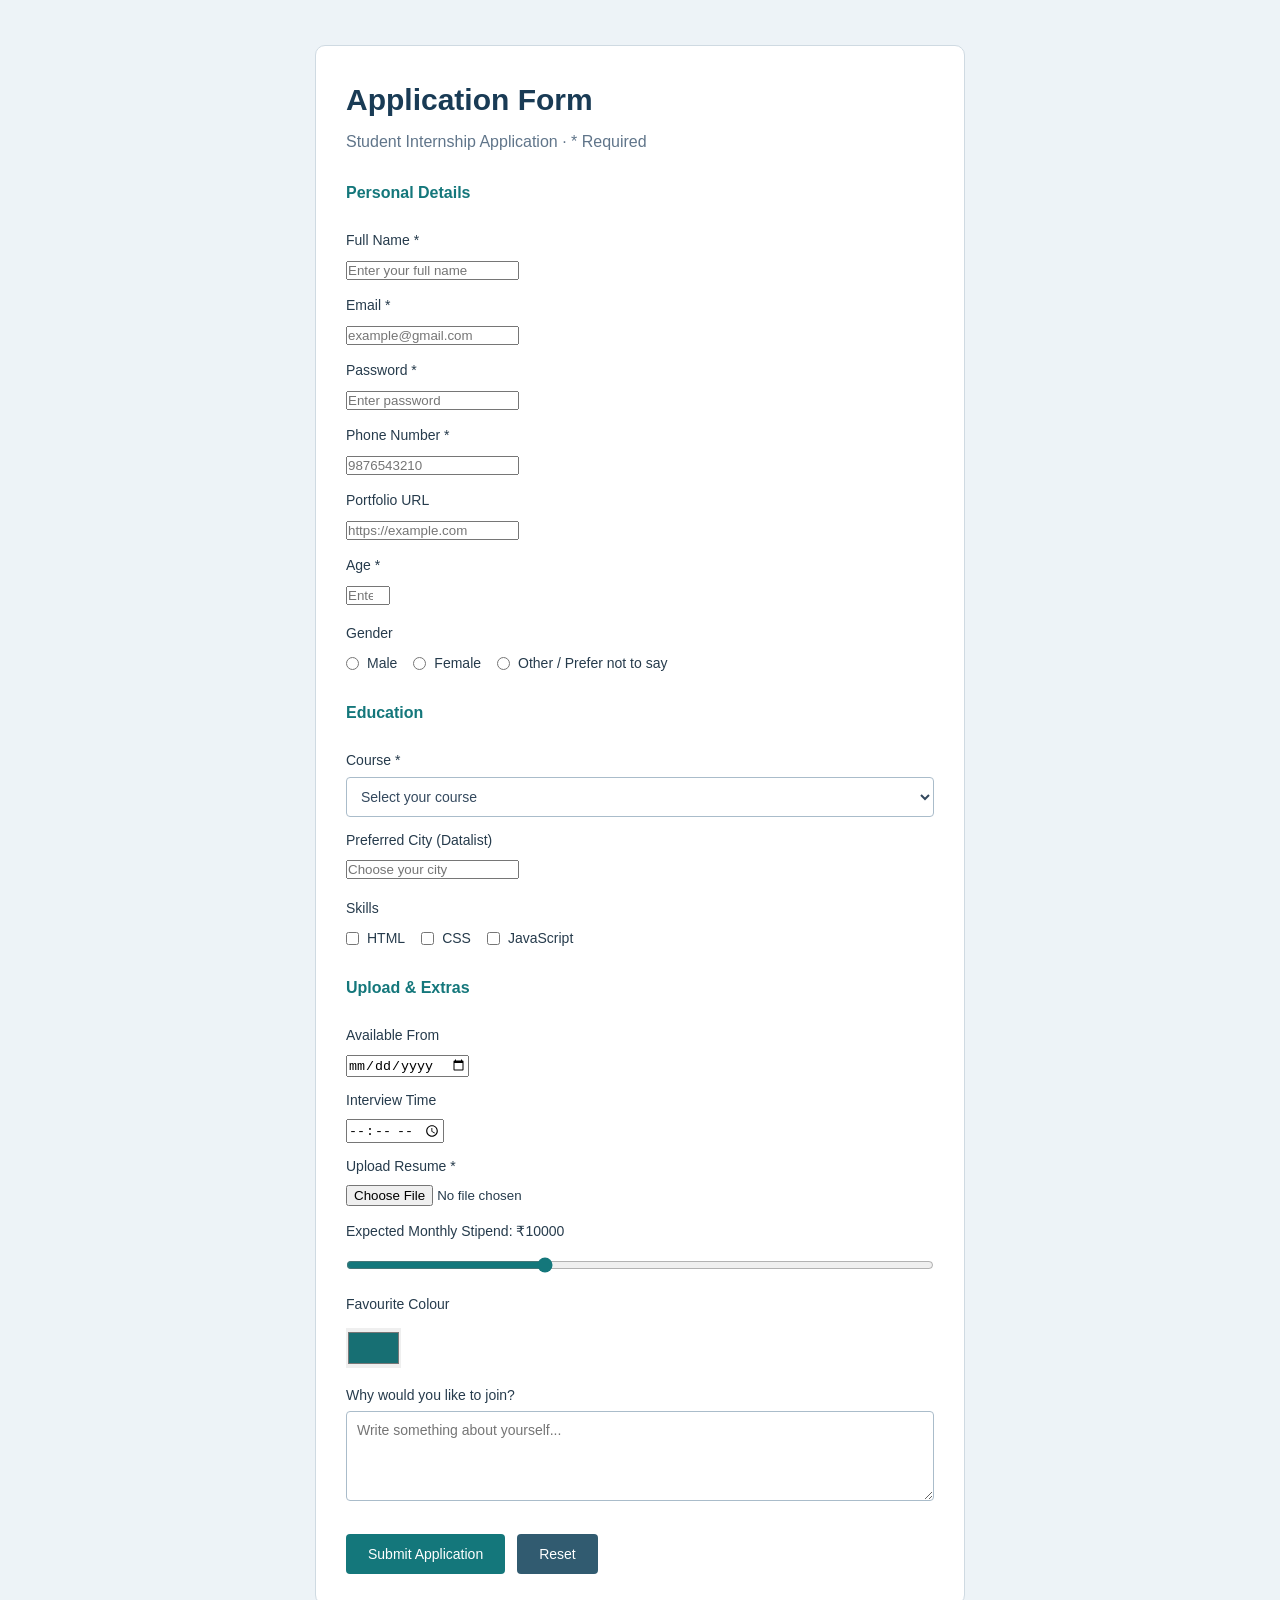
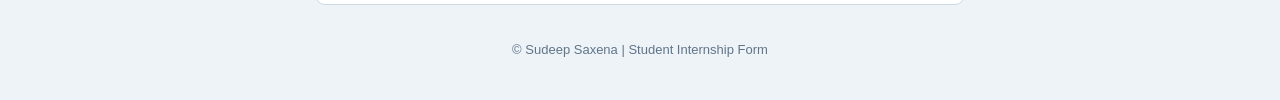
<file: Mern/Assignment/Assignment 2/index.html>
<!DOCTYPE html>
<html lang="en">

<head>
    <meta charset="UTF-8">
    <meta name="viewport" content="width=device-width, initial-scale=1.0">

    <meta name="description" content="Student Internship Application Form">
    <meta name="author" content="Your Name">

    <title>Application Form</title>

    <link rel="stylesheet" href="style.css">
</head>

<body>

    <main class="container">

        <h1>Application Form</h1>

        <p class="subtitle">
            Student Internship Application · * Required
        </p>

        <form action="#" method="post" enctype="multipart/form-data">

            <!-- PERSONAL DETAILS -->
            <fieldset>
                <legend>Personal Details</legend>

                <label for="fullname">Full Name *</label>
                <input type="text" id="fullname"
                    name="fullname"
                    placeholder="Enter your full name"
                    minlength="3"
                    required>

                <label for="email">Email *</label>
                <input type="email" id="email"
                    name="email"
                    placeholder="example@gmail.com"
                    required>

                <label for="password">Password *</label>
                <input type="password" id="password"
                    name="password"
                    placeholder="Enter password"
                    minlength="8"
                    required>

                <label for="phone">Phone Number *</label>
                <input type="tel" id="phone"
                    name="phone"
                    placeholder="9876543210"
                    pattern="[0-9]{10}"
                    required>

                <label for="portfolio">Portfolio URL</label>
                <input type="url" id="portfolio"
                    name="portfolio"
                    placeholder="https://example.com">

                <label for="age">Age *</label>
                <input type="number" id="age"
                    name="age"
                    min="16"
                    max="60"
                    placeholder="Enter your age"
                    required>

                <p class="choice-title">Gender</p>

                <div class="options">
                    <input type="radio" id="male"
                        name="gender" value="male">
                    <label for="male">Male</label>

                    <input type="radio" id="female"
                        name="gender" value="female">
                    <label for="female">Female</label>

                    <input type="radio" id="other"
                        name="gender" value="other">
                    <label for="other">Other / Prefer not to say</label>
                </div>

            </fieldset>

            <!-- EDUCATION DETAILS -->
            <fieldset>
                <legend>Education</legend>

                <label for="course">Course *</label>

                <select id="course" name="course" required>
                    <option value="">Select your course</option>
                    <option value="btech">BTech - Computer Science</option>
                    <option value="bca">BCA</option>
                    <option value="bba">BBA</option>
                    <option value="bsc">BSc</option>
                    <option value="other">Other</option>
                </select>

                <label for="city">Preferred City (Datalist)</label>

                <input list="cities" id="city"
                    name="city"
                    placeholder="Choose your city">

                <datalist id="cities">
                    <option value="Delhi">
                    <option value="Mumbai">
                    <option value="Bangalore">
                    <option value="Noida">
                    <option value="Moradabad">
                </datalist>

                <p class="choice-title">Skills</p>

                <div class="options">
                    <input type="checkbox" id="html"
                        name="skills" value="HTML">
                    <label for="html">HTML</label>

                    <input type="checkbox" id="css"
                        name="skills" value="CSS">
                    <label for="css">CSS</label>

                    <input type="checkbox" id="javascript"
                        name="skills" value="JavaScript">
                    <label for="javascript">JavaScript</label>
                </div>

            </fieldset>

            <!-- UPLOAD AND EXTRAS -->
            <fieldset>
                <legend>Upload & Extras</legend>

                <label for="date">Available From</label>
                <input type="date" id="date"
                    name="date">

                <label for="time">Interview Time</label>
                <input type="time" id="time"
                    name="time">

                <label for="resume">Upload Resume *</label>
                <input type="file" id="resume"
                    name="resume"
                    accept=".pdf,.doc,.docx"
                    required>

                <label for="salary">
                    Expected Monthly Stipend:
                    ₹<span id="salaryValue">10000</span>
                </label>

                <input type="range" id="salary"
                    name="salary"
                    min="5000"
                    max="20000"
                    step="1000"
                    value="10000"
                    oninput="document.getElementById('salaryValue').textContent=this.value">

                <label for="color">Favourite Colour</label>
                <input type="color" id="color"
                    name="color"
                    value="#176f73">

                <label for="message">Why would you like to join?</label>
                <textarea id="message"
                    name="message"
                    rows="4"
                    placeholder="Write something about yourself..."></textarea>

            </fieldset>

            <!-- BUTTONS -->
            <div class="buttons">
                <button type="submit">Submit Application</button>

                <button type="reset" class="reset">
                    Reset
                </button>
            </div>

        </form>

    </main>

    <footer>
        <p>© Sudeep  Saxena  | Student Internship Form</p>
    </footer>

</body>
</html>
</file>
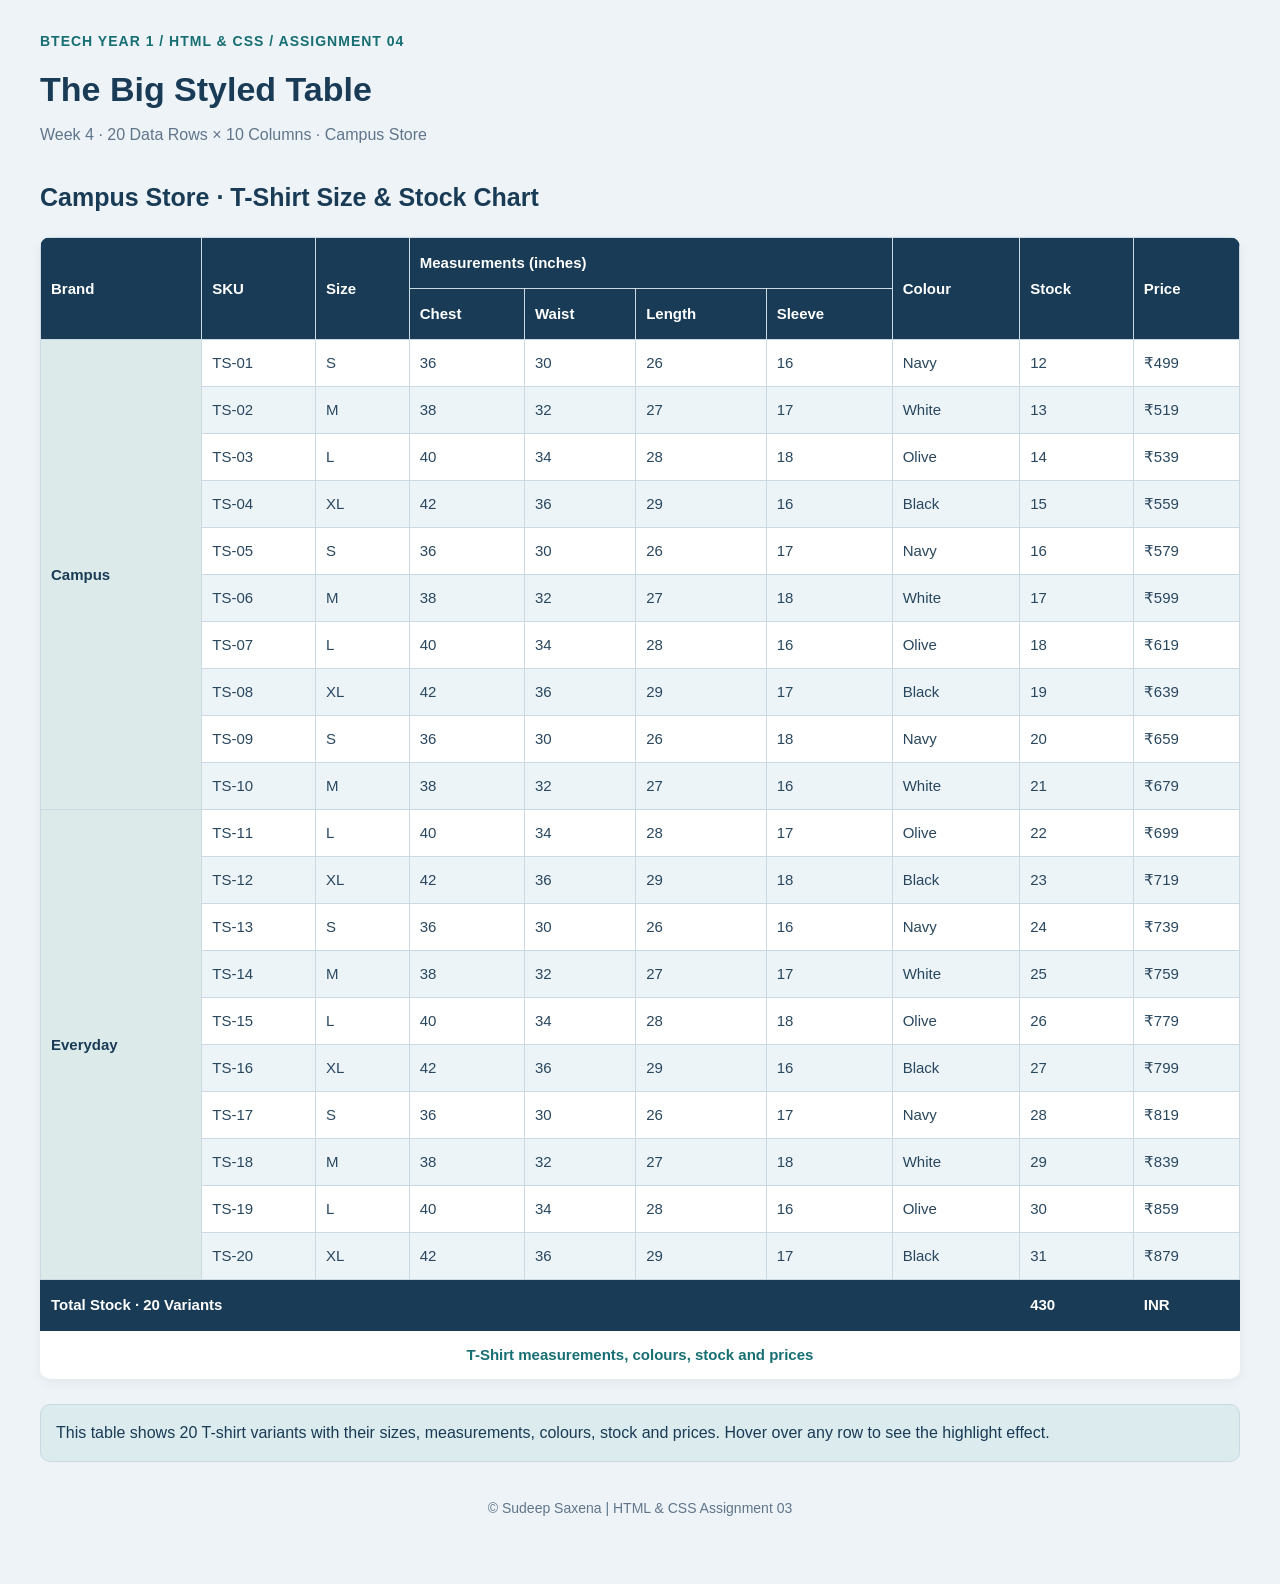
<file: Mern/Assignment/Assignment 3/index.html>
<!DOCTYPE html>
<html lang="en">

<head>
    <meta charset="UTF-8">
    <meta name="viewport" content="width=device-width, initial-scale=1.0">

    <meta name="description" content="Campus Store T-Shirt Size and Stock Chart">
    <meta name="author" content="Your Name">

    <title>Campus Store - Styled Table</title>

    <link rel="stylesheet" href="style.css">
</head>

<body>

    <header>
        <p class="tag">BTECH YEAR 1 / HTML & CSS / ASSIGNMENT 04</p>

        <h1>The Big Styled Table</h1>

        <p class="subtitle">
            Week 4 · 20 Data Rows × 10 Columns · Campus Store
        </p>
    </header>

    <main>

        <h2>Campus Store · T-Shirt Size & Stock Chart</h2>

        <div class="table-container">

            <table>

                <caption>
                    T-Shirt measurements, colours, stock and prices
                </caption>

                <!-- TABLE HEADER -->
                <thead>

                    <tr>
                        <th rowspan="2" scope="col">Brand</th>
                        <th rowspan="2" scope="col">SKU</th>
                        <th rowspan="2" scope="col">Size</th>

                        <th colspan="4" scope="colgroup">
                            Measurements (inches)
                        </th>

                        <th rowspan="2" scope="col">Colour</th>
                        <th rowspan="2" scope="col">Stock</th>
                        <th rowspan="2" scope="col">Price</th>
                    </tr>

                    <tr>
                        <th scope="col">Chest</th>
                        <th scope="col">Waist</th>
                        <th scope="col">Length</th>
                        <th scope="col">Sleeve</th>
                    </tr>

                </thead>

                <!-- TABLE BODY -->
                <tbody>

                    <!-- CAMPUS BRAND -->
                    <tr>
                        <th rowspan="10" scope="rowgroup" class="brand">
                            Campus
                        </th>
                        <td>TS-01</td>
                        <td>S</td>
                        <td>36</td>
                        <td>30</td>
                        <td>26</td>
                        <td>16</td>
                        <td>Navy</td>
                        <td>12</td>
                        <td>₹499</td>
                    </tr>

                    <tr>
                        <td>TS-02</td>
                        <td>M</td>
                        <td>38</td>
                        <td>32</td>
                        <td>27</td>
                        <td>17</td>
                        <td>White</td>
                        <td>13</td>
                        <td>₹519</td>
                    </tr>

                    <tr>
                        <td>TS-03</td>
                        <td>L</td>
                        <td>40</td>
                        <td>34</td>
                        <td>28</td>
                        <td>18</td>
                        <td>Olive</td>
                        <td>14</td>
                        <td>₹539</td>
                    </tr>

                    <tr>
                        <td>TS-04</td>
                        <td>XL</td>
                        <td>42</td>
                        <td>36</td>
                        <td>29</td>
                        <td>16</td>
                        <td>Black</td>
                        <td>15</td>
                        <td>₹559</td>
                    </tr>

                    <tr>
                        <td>TS-05</td>
                        <td>S</td>
                        <td>36</td>
                        <td>30</td>
                        <td>26</td>
                        <td>17</td>
                        <td>Navy</td>
                        <td>16</td>
                        <td>₹579</td>
                    </tr>

                    <tr>
                        <td>TS-06</td>
                        <td>M</td>
                        <td>38</td>
                        <td>32</td>
                        <td>27</td>
                        <td>18</td>
                        <td>White</td>
                        <td>17</td>
                        <td>₹599</td>
                    </tr>

                    <tr>
                        <td>TS-07</td>
                        <td>L</td>
                        <td>40</td>
                        <td>34</td>
                        <td>28</td>
                        <td>16</td>
                        <td>Olive</td>
                        <td>18</td>
                        <td>₹619</td>
                    </tr>

                    <tr>
                        <td>TS-08</td>
                        <td>XL</td>
                        <td>42</td>
                        <td>36</td>
                        <td>29</td>
                        <td>17</td>
                        <td>Black</td>
                        <td>19</td>
                        <td>₹639</td>
                    </tr>

                    <tr>
                        <td>TS-09</td>
                        <td>S</td>
                        <td>36</td>
                        <td>30</td>
                        <td>26</td>
                        <td>18</td>
                        <td>Navy</td>
                        <td>20</td>
                        <td>₹659</td>
                    </tr>

                    <tr>
                        <td>TS-10</td>
                        <td>M</td>
                        <td>38</td>
                        <td>32</td>
                        <td>27</td>
                        <td>16</td>
                        <td>White</td>
                        <td>21</td>
                        <td>₹679</td>
                    </tr>

                    <!-- EVERYDAY BRAND -->
                    <tr>
                        <th rowspan="10" scope="rowgroup" class="brand">
                            Everyday
                        </th>
                        <td>TS-11</td>
                        <td>L</td>
                        <td>40</td>
                        <td>34</td>
                        <td>28</td>
                        <td>17</td>
                        <td>Olive</td>
                        <td>22</td>
                        <td>₹699</td>
                    </tr>

                    <tr>
                        <td>TS-12</td>
                        <td>XL</td>
                        <td>42</td>
                        <td>36</td>
                        <td>29</td>
                        <td>18</td>
                        <td>Black</td>
                        <td>23</td>
                        <td>₹719</td>
                    </tr>

                    <tr>
                        <td>TS-13</td>
                        <td>S</td>
                        <td>36</td>
                        <td>30</td>
                        <td>26</td>
                        <td>16</td>
                        <td>Navy</td>
                        <td>24</td>
                        <td>₹739</td>
                    </tr>

                    <tr>
                        <td>TS-14</td>
                        <td>M</td>
                        <td>38</td>
                        <td>32</td>
                        <td>27</td>
                        <td>17</td>
                        <td>White</td>
                        <td>25</td>
                        <td>₹759</td>
                    </tr>

                    <tr>
                        <td>TS-15</td>
                        <td>L</td>
                        <td>40</td>
                        <td>34</td>
                        <td>28</td>
                        <td>18</td>
                        <td>Olive</td>
                        <td>26</td>
                        <td>₹779</td>
                    </tr>

                    <tr>
                        <td>TS-16</td>
                        <td>XL</td>
                        <td>42</td>
                        <td>36</td>
                        <td>29</td>
                        <td>16</td>
                        <td>Black</td>
                        <td>27</td>
                        <td>₹799</td>
                    </tr>

                    <tr>
                        <td>TS-17</td>
                        <td>S</td>
                        <td>36</td>
                        <td>30</td>
                        <td>26</td>
                        <td>17</td>
                        <td>Navy</td>
                        <td>28</td>
                        <td>₹819</td>
                    </tr>

                    <tr>
                        <td>TS-18</td>
                        <td>M</td>
                        <td>38</td>
                        <td>32</td>
                        <td>27</td>
                        <td>18</td>
                        <td>White</td>
                        <td>29</td>
                        <td>₹839</td>
                    </tr>

                    <tr>
                        <td>TS-19</td>
                        <td>L</td>
                        <td>40</td>
                        <td>34</td>
                        <td>28</td>
                        <td>16</td>
                        <td>Olive</td>
                        <td>30</td>
                        <td>₹859</td>
                    </tr>

                    <tr>
                        <td>TS-20</td>
                        <td>XL</td>
                        <td>42</td>
                        <td>36</td>
                        <td>29</td>
                        <td>17</td>
                        <td>Black</td>
                        <td>31</td>
                        <td>₹879</td>
                    </tr>

                </tbody>

                <!-- TABLE FOOTER -->
                <tfoot>

                    <tr>
                        <th colspan="8" scope="row">
                            Total Stock · 20 Variants
                        </th>

                        <td>430</td>

                        <td>INR</td>
                    </tr>

                </tfoot>

            </table>

        </div>

        <div class="note">
            <p>
                This table shows 20 T-shirt variants with their
                sizes, measurements, colours, stock and prices.
                Hover over any row to see the highlight effect.
            </p>
        </div>

    </main>

    <footer>
        <p>© Sudeep Saxena | HTML & CSS Assignment 03</p>
    </footer>

</body>
</html>
</file>
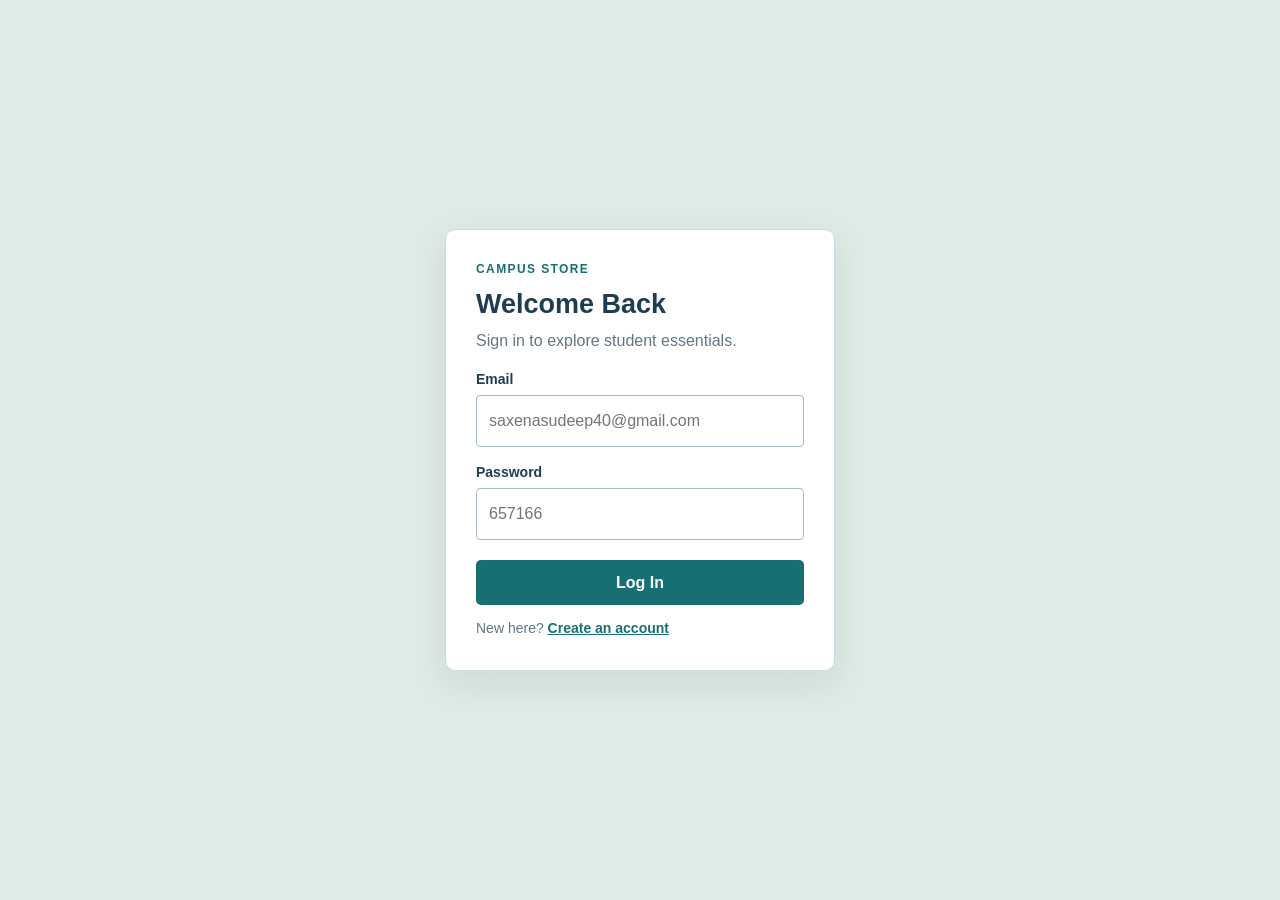
<file: Mern/Assignment/Assignment 6/login.html>
<!DOCTYPE html>
<html lang="en">
<head>
    <meta charset="UTF-8">
    <meta name="viewport" content="width=device-width, initial-scale=1.0">
    <meta name="description" content="Flexbox centred login form">
    <meta name="author" content="Sudeep saxena">
    <title>Campus Login</title>
    <link rel="stylesheet" href="style.css">
</head>
<body class="login-page">

    <main class="login-stage">

        <form class="login-card" action="#" method="post">

            <p class="eyebrow">CAMPUS STORE</p>

            <h1>Welcome Back</h1>

            <p class="muted">
                Sign in to explore student essentials.
            </p>

            <label for="email">Email</label>
            <input
                id="email"
                name="email"
                type="email"
                placeholder="saxenasudeep40@gmail.com"
                required
            >

            <label for="password">Password</label>
            <input
                id="password"
                name="password"
                type="password"
                placeholder="657166"
                minlength="6"
                required
            >

            <button class="button full" type="submit">
                Log In
            </button>

            <p class="small">
                New here? <a href="#">Create an account</a>
            </p>

        </form>

    </main>

</body>
</html>
</file>
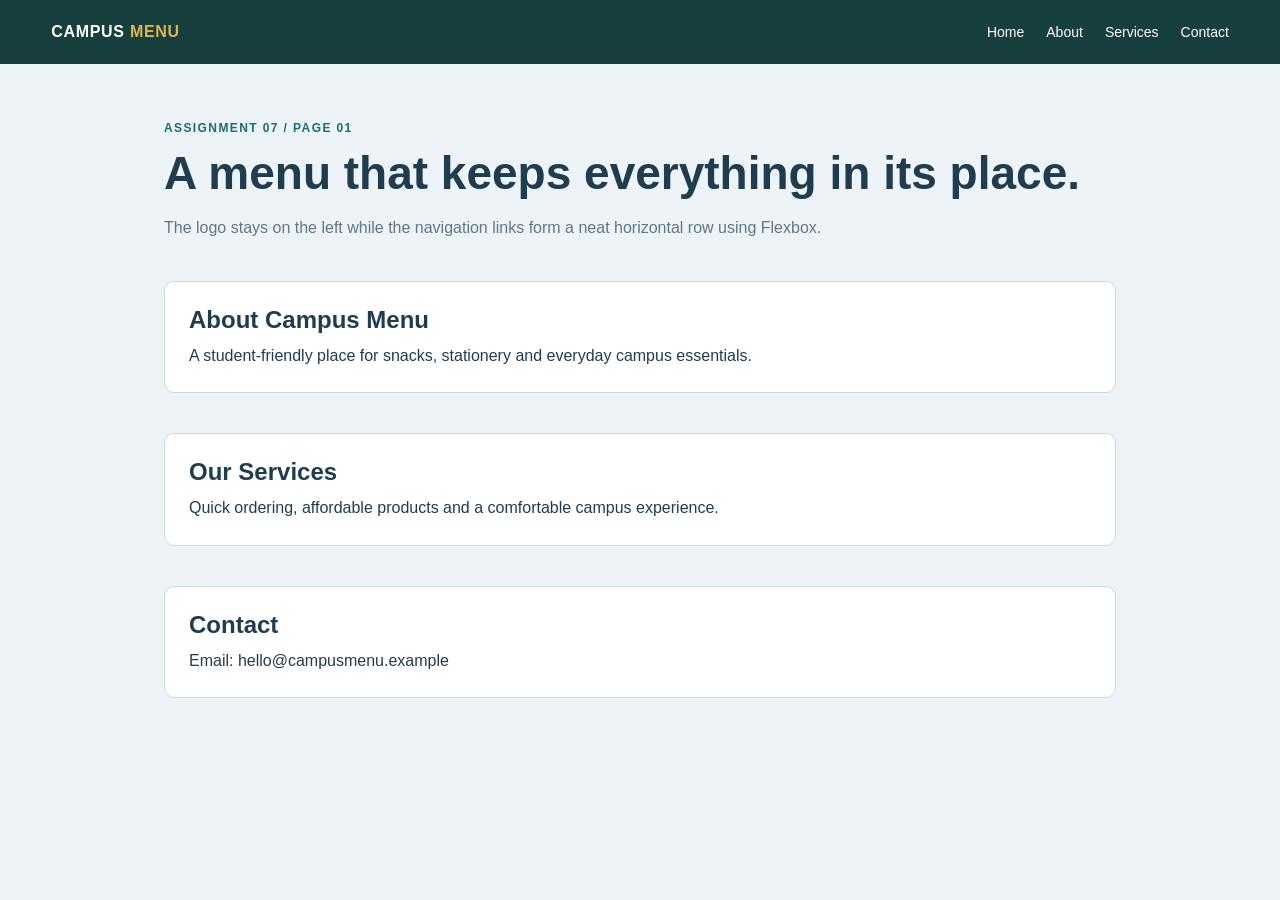
<file: Mern/Assignment/Assignment 6/menu.html>
<!DOCTYPE html>
<html lang="en">
<head>
    <meta charset="UTF-8">
    <meta name="viewport" content="width=device-width, initial-scale=1.0">
    <meta name="description" content="Campus Menu Flexbox exercise">
    <meta name="author" content="Sudeep Saxena">
    <title>Campus Menu</title>
    <link rel="stylesheet" href="style.css">
</head>
<body>

    <header class="navbar">
        <a class="logo" href="menu.html">
            CAMPUS <span>MENU</span>
        </a>

        <nav class="links">
            <a href="#home">Home</a>
            <a href="#about">About</a>
            <a href="#services">Services</a>
            <a href="#contact">Contact</a>
        </nav>
    </header>

    <main class="simple" id="home">

        <p class="eyebrow">ASSIGNMENT 07 / PAGE 01</p>

        <h1>A menu that keeps everything in its place.</h1>

        <p>
            The logo stays on the left while the navigation links
            form a neat horizontal row using Flexbox.
        </p>

        <section id="about">
            <h2>About Campus Menu</h2>
            <p>
                A student-friendly place for snacks, stationery
                and everyday campus essentials.
            </p>
        </section>

        <section id="services">
            <h2>Our Services</h2>
            <p>
                Quick ordering, affordable products and a
                comfortable campus experience.
            </p>
        </section>

        <section id="contact">
            <h2>Contact</h2>
            <p>Email: hello@campusmenu.example</p>
        </section>

    </main>

</body>
</html>
</file>
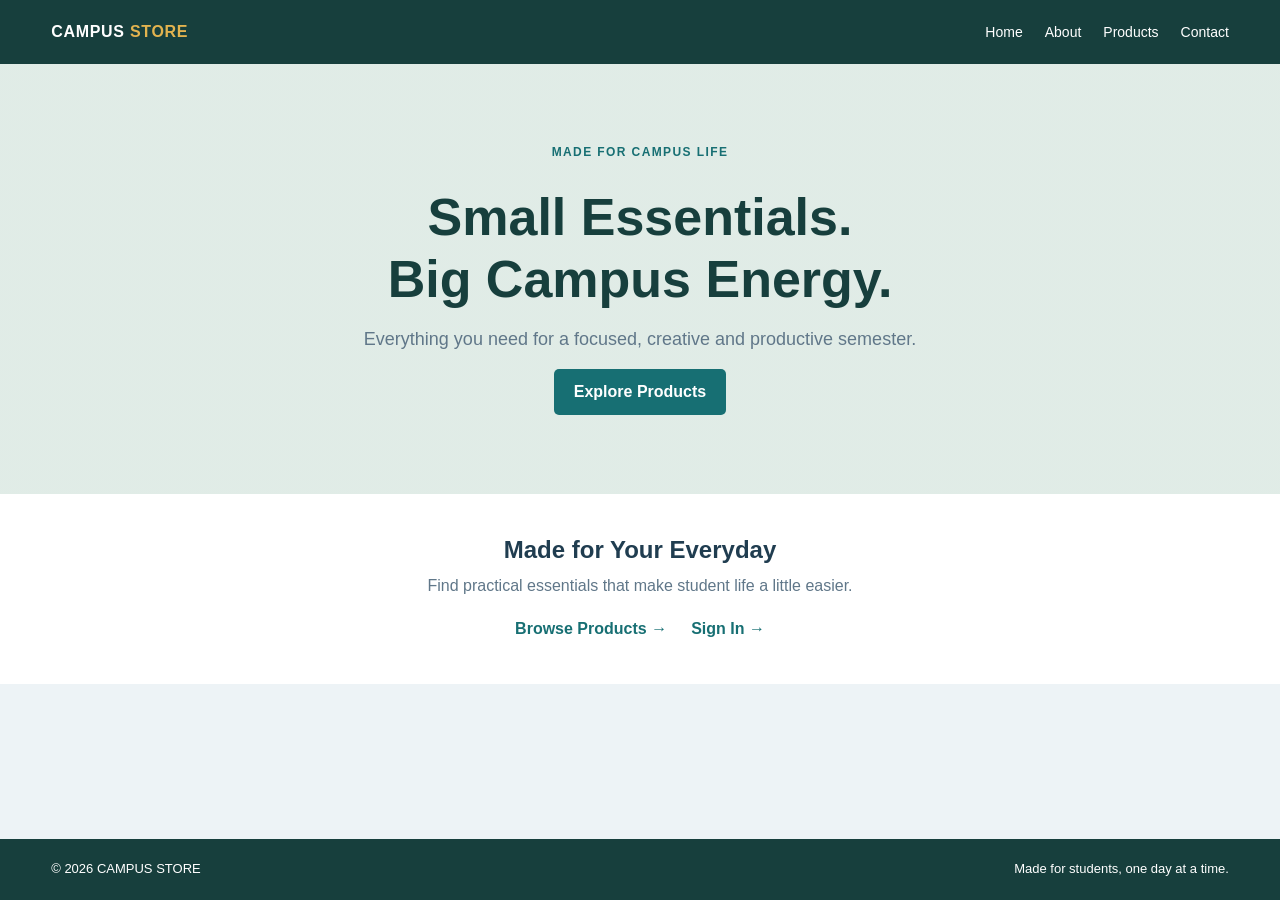
<file: Mern/Assignment/Assignment 6/navbar-hero.html>
<!DOCTYPE html>
<html lang="en">
<head>
    <meta charset="UTF-8">
    <meta name="viewport" content="width=device-width, initial-scale=1.0">
    <meta name="description" content="Campus Store Flexbox navbar and hero">
    <meta name="author" content="Sudeep Saxena">
    <title>Campus Store</title>
    <link rel="stylesheet" href="style.css">
</head>
<body class="hero-page">

    <header class="navbar">

        <a class="logo" href="#">
            CAMPUS <span>STORE</span>
        </a>

        <nav class="links">
            <a href="#home">Home</a>
            <a href="#about">About</a>
            <a href="products.html">Products</a>
            <a href="#contact">Contact</a>
        </nav>

    </header>

    <main>

        <section class="store-hero" id="home">

            <div class="hero-content">

                <p class="eyebrow">MADE FOR CAMPUS LIFE</p>

                <h1>
                    Small Essentials.<br>
                    Big Campus Energy.
                </h1>

                <p>
                    Everything you need for a focused,
                    creative and productive semester.
                </p>

                <a class="button" href="products.html">
                    Explore Products
                </a>

            </div>

        </section>

        <section class="hero-extra" id="about">

            <h2>Made for Your Everyday</h2>

            <p>
                Find practical essentials that make
                student life a little easier.
            </p>

            <div class="hero-actions">
                <a href="products.html">Browse Products →</a>
                <a href="login.html">Sign In →</a>
            </div>

        </section>

    </main>

    <footer class="footer" id="contact">
        <p>© 2026 CAMPUS STORE</p>
        <p>Made for students, one day at a time.</p>
    </footer>

</body>
</html>
</file>
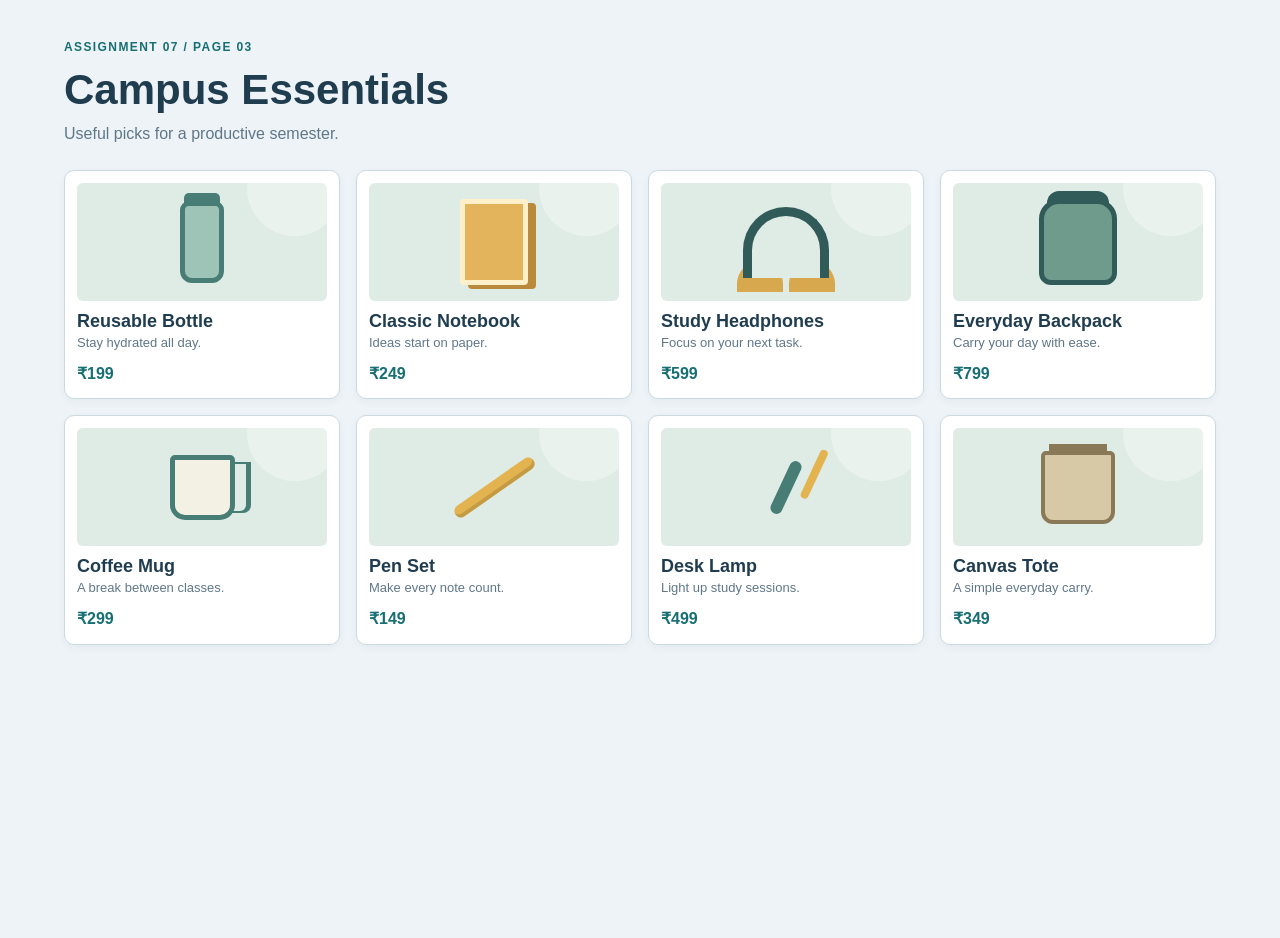
<file: Mern/Assignment/Assignment 6/products.html>
<!DOCTYPE html>
<html lang="en">
<head>
    <meta charset="UTF-8">
    <meta name="viewport" content="width=device-width, initial-scale=1.0">
    <meta name="description" content="Campus products displayed with Flexbox">
    <meta name="author" content="Sudeep Saxena">
    <title>Campus Products</title>
    <link rel="stylesheet" href="style.css">
</head>
<body>

    <header class="page-heading">
        <p class="eyebrow">ASSIGNMENT 07 / PAGE 03</p>
        <h1>Campus Essentials</h1>
        <p class="muted">
            Useful picks for a productive semester.
        </p>
    </header>

    <main class="products">

        <section class="product-list" aria-label="Campus products">

            <article class="product-card">
                <div class="art bottle" role="img"
                     aria-label="Reusable water bottle illustration"></div>
                <h2>Reusable Bottle</h2>
                <p>Stay hydrated all day.</p>
                <strong>₹199</strong>
            </article>

            <article class="product-card">
                <div class="art book" role="img"
                     aria-label="Notebook illustration"></div>
                <h2>Classic Notebook</h2>
                <p>Ideas start on paper.</p>
                <strong>₹249</strong>
            </article>

            <article class="product-card">
                <div class="art headphones" role="img"
                     aria-label="Headphones illustration"></div>
                <h2>Study Headphones</h2>
                <p>Focus on your next task.</p>
                <strong>₹599</strong>
            </article>

            <article class="product-card">
                <div class="art bag" role="img"
                     aria-label="Backpack illustration"></div>
                <h2>Everyday Backpack</h2>
                <p>Carry your day with ease.</p>
                <strong>₹799</strong>
            </article>

            <article class="product-card">
                <div class="art mug" role="img"
                     aria-label="Coffee mug illustration"></div>
                <h2>Coffee Mug</h2>
                <p>A break between classes.</p>
                <strong>₹299</strong>
            </article>

            <article class="product-card">
                <div class="art pen" role="img"
                     aria-label="Pen illustration"></div>
                <h2>Pen Set</h2>
                <p>Make every note count.</p>
                <strong>₹149</strong>
            </article>

            <article class="product-card">
                <div class="art lamp" role="img"
                     aria-label="Desk lamp illustration"></div>
                <h2>Desk Lamp</h2>
                <p>Light up study sessions.</p>
                <strong>₹499</strong>
            </article>

            <article class="product-card">
                <div class="art tote" role="img"
                     aria-label="Canvas tote bag illustration"></div>
                <h2>Canvas Tote</h2>
                <p>A simple everyday carry.</p>
                <strong>₹349</strong>
            </article>

        </section>

    </main>

</body>
</html>
</file>
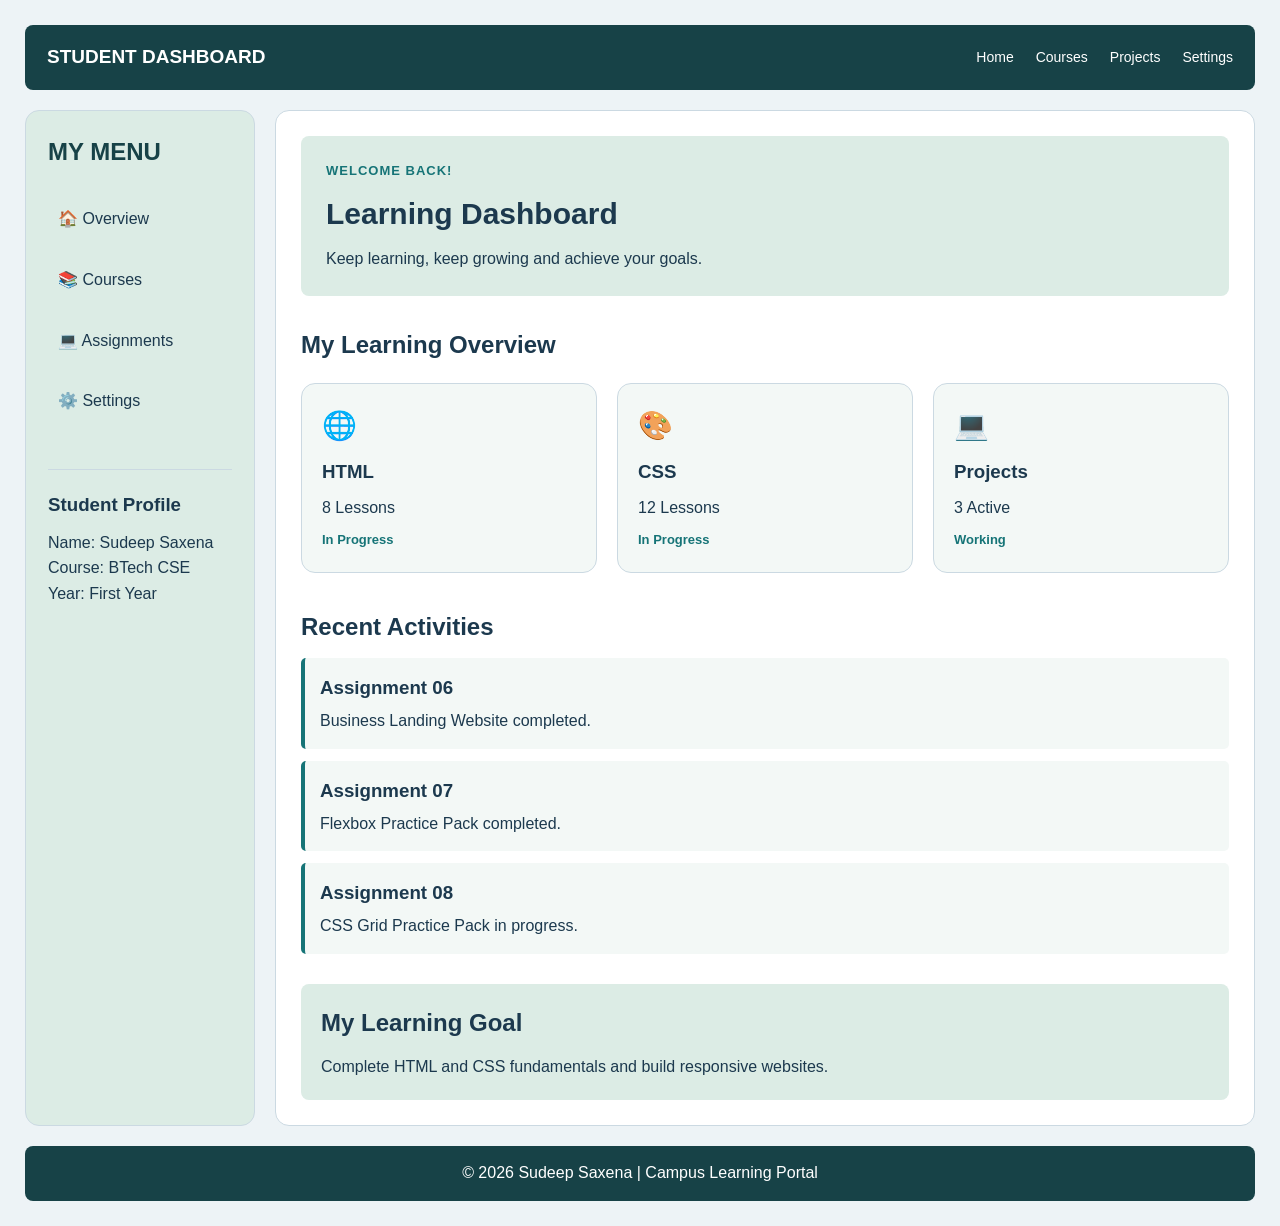
<file: Mern/Assignment/Assignment 7/dashboard.html>
<!DOCTYPE html>
<html lang="en">
<head>
    <meta charset="UTF-8">
    <meta name="viewport" content="width=device-width, initial-scale=1.0">
    <meta name="description" content="Student learning dashboard built using CSS Grid.">
    <meta name="author" content="Sudeep Saxena">
    <title>Student Dashboard | Assignment 08</title>
    <link rel="stylesheet" href="style.css">
</head>
<body class="dashboard-body">

    <div class="dashboard-layout">

        <header class="dashboard-header">
            <h2>STUDENT DASHBOARD</h2>

            <nav class="dashboard-nav">
                <a href="#overview">Home</a>
                <a href="#courses">Courses</a>
                <a href="#projects">Projects</a>
                <a href="#settings">Settings</a>
            </nav>
        </header>

        <aside class="dashboard-sidebar">
            <h2>MY MENU</h2>

            <nav class="sidebar-links">
                <a href="#overview">🏠 Overview</a>
                <a href="#courses">📚 Courses</a>
                <a href="#projects">💻 Assignments</a>
                <a href="#settings">⚙️ Settings</a>
            </nav>

            <div class="student-info">
                <h3>Student Profile</h3>
                <p>Name: Sudeep Saxena</p>
                <p>Course: BTech CSE</p>
                <p>Year: First Year</p>
            </div>
        </aside>

        <main class="dashboard-main" id="overview">

            <section class="welcome-section">
                <p class="eyebrow">WELCOME BACK!</p>
                <h1>Learning Dashboard</h1>
                <p>Keep learning, keep growing and achieve your goals.</p>
            </section>

            <section id="courses">
                <h2>My Learning Overview</h2>

                <div class="dashboard-cards">

                    <article class="dashboard-card">
                        <span class="card-icon">🌐</span>
                        <h3>HTML</h3>
                        <p>8 Lessons</p>
                        <span class="status">In Progress</span>
                    </article>

                    <article class="dashboard-card">
                        <span class="card-icon">🎨</span>
                        <h3>CSS</h3>
                        <p>12 Lessons</p>
                        <span class="status">In Progress</span>
                    </article>

                    <article class="dashboard-card">
                        <span class="card-icon">💻</span>
                        <h3>Projects</h3>
                        <p>3 Active</p>
                        <span class="status">Working</span>
                    </article>

                </div>
            </section>

            <section class="activity-section" id="projects">
                <h2>Recent Activities</h2>

                <article class="activity-item">
                    <h3>Assignment 06</h3>
                    <p>Business Landing Website completed.</p>
                </article>

                <article class="activity-item">
                    <h3>Assignment 07</h3>
                    <p>Flexbox Practice Pack completed.</p>
                </article>

                <article class="activity-item">
                    <h3>Assignment 08</h3>
                    <p>CSS Grid Practice Pack in progress.</p>
                </article>
            </section>

            <section class="settings-section" id="settings">
                <h2>My Learning Goal</h2>
                <p>Complete HTML and CSS fundamentals and build responsive websites.</p>
            </section>

        </main>

        <footer class="dashboard-footer">
            <p>&copy; 2026 Sudeep Saxena | Campus Learning Portal</p>
        </footer>

    </div>

</body>
</html>
</file>
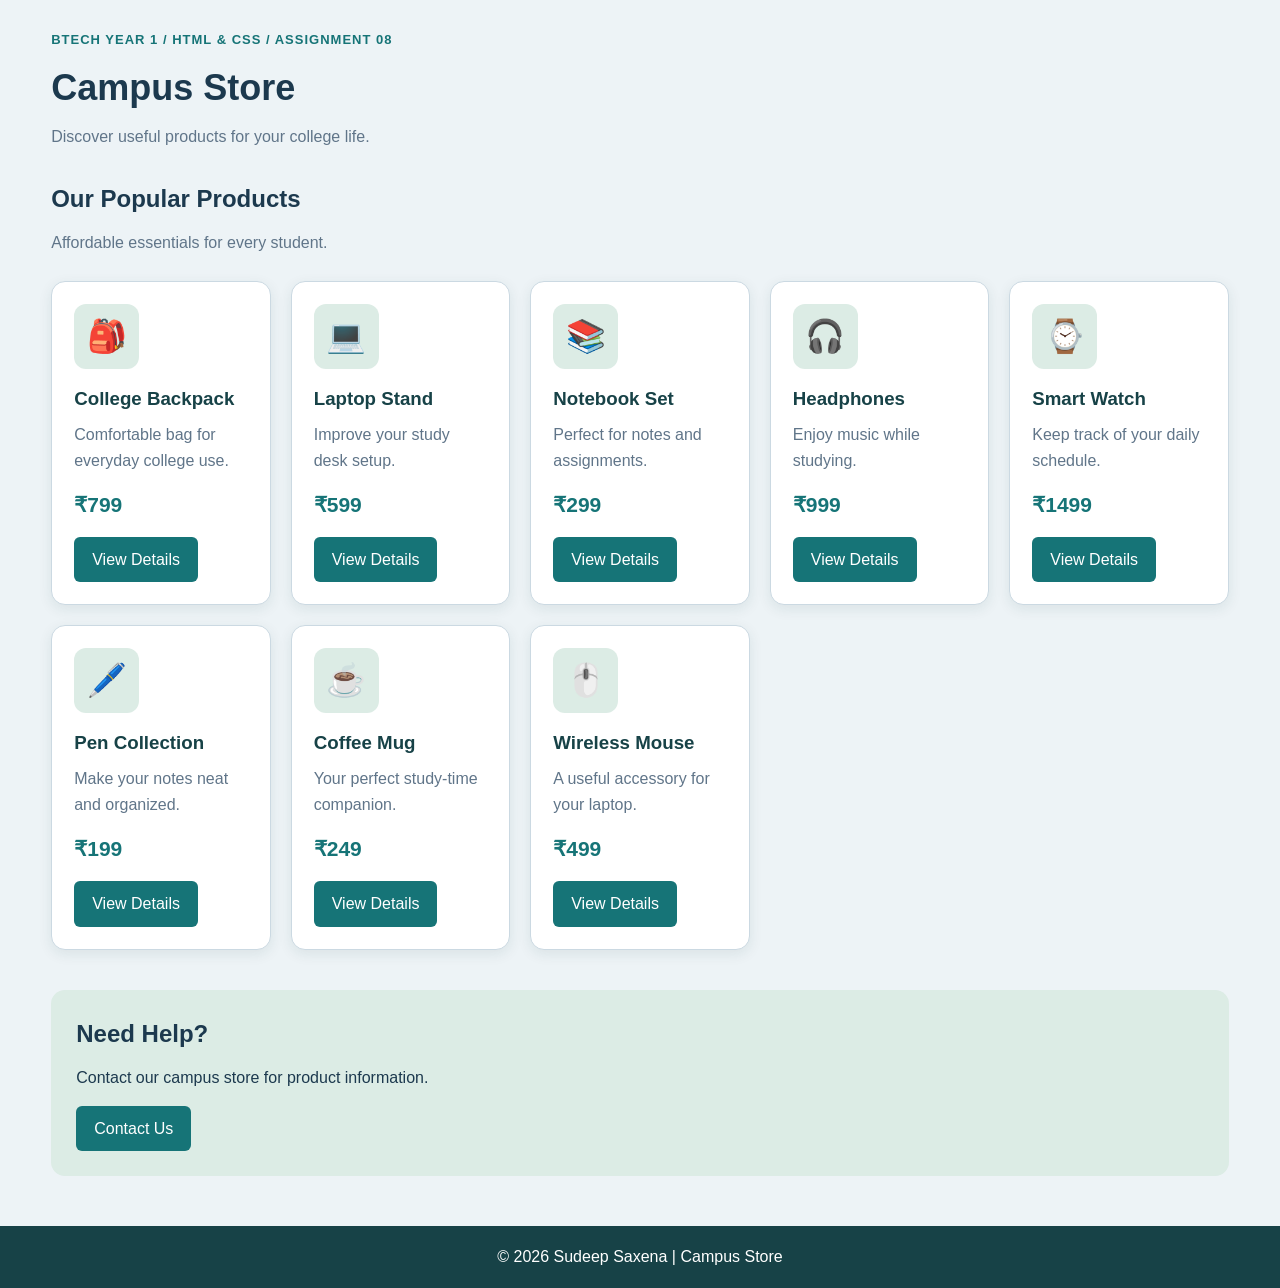
<file: Mern/Assignment/Assignment 7/product-grid.html>
<!DOCTYPE html>
<html lang="en">
<head>
    <meta charset="UTF-8">
    <meta name="viewport" content="width=device-width, initial-scale=1.0">
    <meta name="description" content="Campus store product grid using CSS Grid.">
    <meta name="author" content="Sudeep Saxena">
    <title>Campus Store | Assignment 08</title>
    <link rel="stylesheet" href="style.css">
</head>
<body>

    <header class="page-heading">
        <p class="eyebrow">BTECH YEAR 1 / HTML & CSS / ASSIGNMENT 08</p>
        <h1>Campus Store</h1>
        <p>Discover useful products for your college life.</p>
    </header>

    <main class="container">

        <section class="store-intro">
            <h2>Our Popular Products</h2>
            <p>Affordable essentials for every student.</p>
        </section>

        <section class="product-grid">

            <article class="product-card">
                <div class="product-icon">🎒</div>
                <h3>College Backpack</h3>
                <p>Comfortable bag for everyday college use.</p>
                <span class="price">₹799</span>
                <a href="#contact" class="product-button">View Details</a>
            </article>

            <article class="product-card">
                <div class="product-icon">💻</div>
                <h3>Laptop Stand</h3>
                <p>Improve your study desk setup.</p>
                <span class="price">₹599</span>
                <a href="#contact" class="product-button">View Details</a>
            </article>

            <article class="product-card">
                <div class="product-icon">📚</div>
                <h3>Notebook Set</h3>
                <p>Perfect for notes and assignments.</p>
                <span class="price">₹299</span>
                <a href="#contact" class="product-button">View Details</a>
            </article>

            <article class="product-card">
                <div class="product-icon">🎧</div>
                <h3>Headphones</h3>
                <p>Enjoy music while studying.</p>
                <span class="price">₹999</span>
                <a href="#contact" class="product-button">View Details</a>
            </article>

            <article class="product-card">
                <div class="product-icon">⌚</div>
                <h3>Smart Watch</h3>
                <p>Keep track of your daily schedule.</p>
                <span class="price">₹1499</span>
                <a href="#contact" class="product-button">View Details</a>
            </article>

            <article class="product-card">
                <div class="product-icon">🖊️</div>
                <h3>Pen Collection</h3>
                <p>Make your notes neat and organized.</p>
                <span class="price">₹199</span>
                <a href="#contact" class="product-button">View Details</a>
            </article>

            <article class="product-card">
                <div class="product-icon">☕</div>
                <h3>Coffee Mug</h3>
                <p>Your perfect study-time companion.</p>
                <span class="price">₹249</span>
                <a href="#contact" class="product-button">View Details</a>
            </article>

            <article class="product-card">
                <div class="product-icon">🖱️</div>
                <h3>Wireless Mouse</h3>
                <p>A useful accessory for your laptop.</p>
                <span class="price">₹499</span>
                <a href="#contact" class="product-button">View Details</a>
            </article>

        </section>

        <section class="contact-section" id="contact">
            <h2>Need Help?</h2>
            <p>Contact our campus store for product information.</p>
            <a href="mailto:campus@example.com" class="product-button">
                Contact Us
            </a>
        </section>

    </main>

    <footer class="site-footer">
        <p>&copy; 2026 Sudeep Saxena | Campus Store</p>
    </footer>

</body>
</html>
</file>
<file: Mern/Assignment/Assignment 2/style.css>
/* GENERAL STYLING */

* {
    margin: 0;
    padding: 0;
    box-sizing: border-box;
}

body {
    font-family: Arial, sans-serif;
    background-color: #edf3f7;
    color: #263b4c;
    line-height: 1.6;
    padding: 25px 15px;
}

/* MAIN CONTAINER */

.container {
    background-color: white;
    max-width: 650px;
    min-height: 1450px;
    margin: 20px auto;
    padding: 30px;
    border: 1px solid #cfdae2;
    border-radius: 10px;
}

/* HEADINGS */

h1 {
    color: #193b55;
    font-size: 30px;
    margin-bottom: 5px;
}

.subtitle {
    color: #60758a;
    margin-bottom: 25px;
}

/* FIELDSET */

fieldset {
    border: none;
    margin-bottom: 25px;
}

legend {
    color: #14777b;
    font-size: 16px;
    font-weight: bold;
    margin-bottom: 12px;
}

/* LABELS */

label {
    display: block;
    margin-top: 12px;
    margin-bottom: 5px;
    font-size: 14px;
    font-weight: 500;
}

/* INPUTS */

input:not([type="radio"]):not([type="checkbox"])
:not([type="range"]):not([type="color"]),
select,
textarea {
    width: 100%;
    padding: 10px;
    border: 1px solid #aabcca;
    border-radius: 4px;
    font-size: 14px;
    font-family: Arial, sans-serif;
    color: #34495e;
    background-color: white;
}

input:focus,
select:focus,
textarea:focus {
    outline: none;
    border-color: #14777b;
    box-shadow: 0 0 4px #14777b55;
}

/* RADIO AND CHECKBOX */

.choice-title {
    margin-top: 15px;
    font-size: 14px;
}

.options {
    display: flex;
    align-items: center;
    flex-wrap: wrap;
    gap: 8px;
    margin-top: 8px;
}

.options input {
    accent-color: #14777b;
}

.options label {
    display: inline;
    margin: 0 8px 0 0;
}

/* RANGE INPUT */

input[type="range"] {
    width: 100%;
    accent-color: #14777b;
    margin-top: 10px;
    cursor: pointer;
}

/* COLOR INPUT */

input[type="color"] {
    width: 55px;
    height: 40px;
    border: none;
    cursor: pointer;
    margin-top: 8px;
}

/* TEXTAREA */

textarea {
    resize: vertical;
    min-height: 90px;
}

/* BUTTONS */

.buttons {
    display: flex;
    gap: 12px;
    margin-top: 20px;
}

button {
    background-color: #14777b;
    color: white;
    border: none;
    padding: 12px 22px;
    border-radius: 4px;
    cursor: pointer;
    font-size: 14px;
    transition: 0.3s;
}

button:hover {
    background-color: #10575b;
}

.reset {
    background-color: #315b70;
}

.reset:hover {
    background-color: #193b55;
}

/* FOOTER */

footer {
    text-align: center;
    color: #60758a;
    padding: 15px;
    font-size: 13px;
}

/* MOBILE RESPONSIVE */

@media (max-width: 600px) {

    body {
        padding: 10px;
    }

    .container {
        padding: 20px;
        min-height: auto;
    }

    h1 {
        font-size: 25px;
    }

    .options {
        gap: 6px;
    }

    .buttons {
        flex-wrap: wrap;
    }
}
</file>
<file: Mern/Assignment/Assignment 3/style.css>
/* CSS VARIABLES */

:root {
    --primary: #193b55;
    --secondary: #176f73;
    --background: #edf3f7;
    --white: #ffffff;
    --stripe: #edf4f8;
    --brand-bg: #dcebea;
    --border: #cbd9e2;
    --text: #29475e;

    --spacing: 12px;
    --font-size: 15px;
    --radius: 10px;
}

/* GENERAL STYLING */

* {
    margin: 0;
    padding: 0;
    box-sizing: border-box;
}

body {
    font-family: Arial, sans-serif;
    background-color: var(--background);
    color: var(--text);
    padding: 30px;
    line-height: 1.6;
}

/* HEADER */

header {
    max-width: 1200px;
    margin: auto;
    margin-bottom: 30px;
}

.tag {
    color: var(--secondary);
    font-weight: bold;
    font-size: 14px;
    letter-spacing: 1px;
    margin-bottom: 10px;
}

h1 {
    color: var(--primary);
    font-size: 34px;
    margin-bottom: 5px;
}

.subtitle {
    color: #60758a;
    font-size: 16px;
}

/* MAIN CONTENT */

main {
    max-width: 1200px;
    margin: auto;
}

h2 {
    color: var(--primary);
    font-size: 25px;
    margin: 20px 0;
}

/* TABLE CONTAINER */

.table-container {
    background-color: var(--white);
    border-radius: var(--radius);
    overflow-x: auto;
    box-shadow: 0 4px 12px rgba(0, 0, 0, 0.05);
}

/* TABLE */

table {
    width: 100%;
    min-width: 850px;
    border-collapse: collapse;
    font-size: var(--font-size);
}

/* CAPTION */

caption {
    padding: var(--spacing);
    color: var(--secondary);
    font-weight: bold;
    caption-side: bottom;
}

/* TABLE HEADER */

thead {
    background-color: var(--primary);
    color: var(--white);
}

th {
    padding: 13px 10px;
    text-align: left;
    border: 1px solid var(--border);
}

thead th {
    font-weight: 600;
}

/* TABLE BODY */

td {
    padding: 11px 10px;
    border: 1px solid var(--border);
}

/* ALTERNATE ROW COLOURS */

tbody tr:nth-child(even) {
    background-color: var(--stripe);
}

tbody tr:nth-child(odd) {
    background-color: var(--white);
}

/* HOVER EFFECT */

tbody tr:hover {
    background-color: #d5e9e8;
    transition: background-color 0.2s ease;
}

/* BRAND COLUMN */

.brand {
    background-color: var(--brand-bg);
    color: var(--primary);
    font-weight: bold;
    vertical-align: middle;
    text-align: left;
}

/* TABLE FOOTER */

tfoot {
    background-color: var(--primary);
    color: var(--white);
    font-weight: bold;
}

tfoot th,
tfoot td {
    padding: 13px 10px;
    border: 1px solid var(--primary);
}

/* NOTE BOX */

.note {
    background-color: #dcebee;
    border: 1px solid var(--border);
    border-radius: var(--radius);
    padding: 15px;
    margin-top: 25px;
    color: var(--primary);
}

/* FOOTER */

footer {
    max-width: 1200px;
    margin: 20px auto;
    text-align: center;
    color: #60758a;
    font-size: 14px;
    padding: 15px;
}

/* RESPONSIVE DESIGN */

@media (max-width: 600px) {

    body {
        padding: 15px;
    }

    h1 {
        font-size: 27px;
    }

    h2 {
        font-size: 21px;
    }

    .subtitle {
        font-size: 14px;
    }

    .table-container {
        border-radius: 6px;
    }
}
</file>
<file: Mern/Assignment/Assignment 6/style.css>
/* =========================
   1. CSS VARIABLES
========================= */

:root {
    --forest: #173f3d;
    --teal: #176f73;
    --mint: #dfebe5;
    --pale: #edf3f6;
    --cream: #f8f7f1;
    --gold: #e2b34f;
    --ink: #203d50;
    --muted: #607789;
    --white: #ffffff;
    --line: #cbd9e1;
}

/* =========================
   2. GLOBAL STYLING
========================= */

* {
    box-sizing: border-box;
    margin: 0;
    padding: 0;
}

html {
    scroll-behavior: smooth;
}

body {
    min-height: 100vh;
    background: var(--pale);
    color: var(--ink);
    font: 16px/1.6 Arial, sans-serif;
}

h1, h2 {
    line-height: 1.2;
}

.eyebrow {
    color: var(--teal);
    font-size: 12px;
    font-weight: 800;
    letter-spacing: 1.4px;
    margin-bottom: 8px;
}

/* =========================
   3. NAVIGATION BAR
========================= */

.navbar {
    min-height: 64px;
    padding: 12px 4%;
    background: var(--forest);

    display: flex;
    justify-content: space-between;
    align-items: center;
    gap: 24px;
}

.logo {
    color: white;
    font-weight: 800;
    letter-spacing: .7px;
    text-decoration: none;
}

.logo span {
    color: var(--gold);
}

.links {
    display: flex;
    align-items: center;
    justify-content: flex-end;
    flex-wrap: wrap;
    gap: 22px;
}

.links a {
    color: white;
    font-size: 14px;
    text-decoration: none;
}

.links a:hover {
    color: var(--gold);
    text-decoration: underline;
}

/* =========================
   4. MENU PAGE
========================= */

.simple {
    max-width: 1000px;
    margin: 55px auto;
    padding: 0 24px;
}

.simple h1 {
    font-size: clamp(30px, 5vw, 46px);
    margin: 8px 0 14px;
}

.simple > p:not(.eyebrow),
.muted {
    color: var(--muted);
}

.simple section {
    margin-top: 40px;
    padding: 24px;
    background: white;
    border: 1px solid var(--line);
    border-radius: 10px;
}

.simple h2 {
    margin-bottom: 8px;
}

/* =========================
   5. LOGIN PAGE
========================= */

.login-page {
    background: var(--mint);
}

.login-stage {
    min-height: 100vh;
    padding: 24px;

    display: flex;
    justify-content: center;
    align-items: center;
}

.login-card {
    width: min(100%, 390px);
    padding: 30px;
    background: white;
    border: 1px solid var(--line);
    border-radius: 10px;
    box-shadow: 0 12px 35px #173f3d18;
}

.login-card h1 {
    margin: 5px 0 8px;
    font-size: 27px;
}

.login-card label {
    display: block;
    margin: 14px 0 5px;
    font-weight: 700;
    font-size: 14px;
}

.login-card input {
    width: 100%;
    padding: 12px;
    border: 1px solid #a9bbc5;
    border-radius: 4px;
    font: inherit;
}

.login-card input:focus {
    outline: 2px solid #176f7333;
    border-color: var(--teal);
}

/* =========================
   6. BUTTONS
========================= */

.button {
    display: inline-flex;
    justify-content: center;
    align-items: center;

    min-height: 42px;
    padding: 10px 20px;

    border: 0;
    border-radius: 5px;
    background: var(--teal);
    color: white;

    font: inherit;
    font-weight: 700;
    text-decoration: none;
    cursor: pointer;
}

.button:hover {
    background: var(--forest);
}

.full {
    width: 100%;
    margin: 20px 0 12px;
}

.small {
    font-size: 14px;
    color: var(--muted);
}

.small a {
    color: var(--teal);
    font-weight: 700;
}

/* =========================
   7. PRODUCTS PAGE
========================= */

.page-heading {
    max-width: 1200px;
    margin: 38px auto 24px;
    padding: 0 24px;
}

.page-heading h1 {
    font-size: clamp(30px, 4vw, 42px);
    margin: 5px 0;
}

.products {
    max-width: 1200px;
    margin: auto;
    padding: 0 24px 50px;
}

/* FLEXBOX PRODUCT CONTAINER */

.product-list {
    display: flex;
    flex-wrap: wrap;
    gap: 16px;
}

/* PRODUCT CARDS */

.product-card {
    flex: 1 1 235px;
    min-width: 0;
    padding: 12px;

    background: white;
    border: 1px solid var(--line);
    border-radius: 10px;

    box-shadow: 0 3px 10px #203d500a;

    transition: transform .2s, box-shadow .2s;
}

.product-card:hover {
    transform: translateY(-4px);
    box-shadow: 0 9px 20px #203d501c;
}

.product-card h2 {
    font-size: 18px;
    margin-top: 10px;
}

.product-card p {
    min-height: 28px;
    color: var(--muted);
    font-size: 13px;
}

.product-card strong {
    color: var(--teal);
}

/* =========================
   8. PRODUCT ILLUSTRATIONS
========================= */

.art {
    height: 118px;
    position: relative;
    overflow: hidden;

    display: flex;
    justify-content: center;
    align-items: center;

    border-radius: 6px;
    background: var(--mint);
}

.art:before {
    content: "";
    position: absolute;
    width: 95px;
    height: 95px;
    border-radius: 50%;
    background: #ffffff55;
    top: -42px;
    right: -15px;
}

.art:after {
    content: "";
    position: relative;
    z-index: 1;
    display: block;
}

/* Bottle */

.bottle:after {
    width: 34px;
    height: 72px;
    border: 5px solid #477d75;
    border-radius: 9px 9px 12px 12px;
    background: #9ec4b7;
    box-shadow: 0 -12px 0 -4px #477d75;
}

/* Notebook */

.book:after {
    width: 58px;
    height: 76px;
    border: 5px solid #fff0c9;
    border-radius: 4px;
    background: #e3b45b;
    box-shadow: 8px 4px 0 #b98a3c;
}

/* Headphones */

.headphones:after {
    width: 68px;
    height: 62px;
    border: 9px solid #315b58;
    border-bottom: 0;
    border-radius: 45px 45px 0 0;
    box-shadow:
        -26px 34px 0 -20px #d7a84d,
        26px 34px 0 -20px #d7a84d;
}

/* Backpack */

.bag:after {
    width: 68px;
    height: 76px;
    background: #6f9b8d;
    border: 5px solid #315b58;
    border-radius: 20px 20px 12px 12px;
    box-shadow: 0 -16px 0 -8px #315b58;
}

/* Coffee Mug */

.mug:after {
    width: 55px;
    height: 55px;
    background: #f3f0e4;
    border: 5px solid #477d75;
    border-radius: 5px 5px 15px 15px;
    box-shadow:
        20px 0 0 -9px #dfebe5,
        23px 0 0 -7px #477d75;
}

/* Pen */

.pen:after {
    width: 95px;
    height: 13px;
    border-radius: 10px;
    background: #e2b34f;
    transform: rotate(-35deg);
    box-shadow: inset 0 -4px #0002;
}

/* Lamp */

.lamp:after {
    width: 12px;
    height: 57px;
    background: #477d75;
    border-radius: 8px;
    transform: rotate(25deg);
    box-shadow: 20px -24px 0 -2px #e2b34f;
}

/* Tote Bag */

.tote:after {
    width: 66px;
    height: 65px;
    background: #d7c9a5;
    border: 4px solid #8a7956;
    border-radius: 5px 5px 12px 12px;
    box-shadow: 0 -15px 0 -8px #8a7956;
}

/* =========================
   9. HERO PAGE
========================= */

.hero-page {
    min-height: 100vh;
    display: flex;
    flex-direction: column;
}

.hero-page main {
    flex-grow: 1;
}

.store-hero {
    min-height: 430px;
    padding: 50px 24px;

    display: flex;
    justify-content: center;
    align-items: center;

    text-align: center;

    background:
        linear-gradient(#dfebe5e8, #dfebe5e8),
        url("https://images.unsplash.com/photo-1497366754035-f200968a6e72?auto=format&fit=crop&w=1600&q=85")
        center/cover;
}

.hero-content {
    max-width: 720px;

    display: flex;
    flex-direction: column;
    align-items: center;
    gap: 15px;
}

.hero-content h1 {
    font-size: clamp(34px, 5vw, 52px);
    color: var(--forest);
}

.hero-content > p:not(.eyebrow) {
    font-size: 18px;
    color: var(--muted);
}

/* ABOUT SECTION */

.hero-extra {
    padding: 42px 24px;
    text-align: center;
    background: white;
}

.hero-extra h2 {
    margin-bottom: 8px;
}

.hero-extra > p {
    color: var(--muted);
}

.hero-actions {
    display: flex;
    justify-content: center;
    flex-wrap: wrap;
    gap: 24px;
    margin-top: 18px;
}

.hero-actions a {
    color: var(--teal);
    font-weight: 700;
    text-decoration: none;
}

.hero-actions a:hover {
    text-decoration: underline;
}

/* =========================
   10. FOOTER
========================= */

.footer {
    padding: 20px 4%;

    display: flex;
    justify-content: space-between;
    align-items: center;
    flex-wrap: wrap;
    gap: 10px;

    background: var(--forest);
    color: white;
    font-size: 13px;
}

/* =========================
   11. ACCESSIBILITY
========================= */

a:focus-visible,
button:focus-visible,
input:focus-visible {
    outline: 3px solid var(--gold);
    outline-offset: 3px;
}

/* =========================
   12. RESPONSIVE DESIGN
========================= */

@media (max-width: 650px) {

    .navbar {
        flex-direction: column;
        align-items: flex-start;
    }

    .links {
        width: 100%;
        justify-content: flex-start;
        gap: 12px 18px;
    }

    .simple {
        margin-top: 35px;
    }

    .login-card {
        padding: 24px;
    }

    .product-card {
        flex-basis: 100%;
    }

    .store-hero {
        min-height: 380px;
    }

    .footer {
        flex-direction: column;
        align-items: flex-start;
    }

}
</file>
<file: Mern/Assignment/Assignment 7/style.css>
/* =================================
   ASSIGNMENT 08 - GRID PRACTICE PACK
   ================================= */

/* 1. Design Variables */

:root {
    --primary: #174247;
    --secondary: #167477;
    --mint: #dcece5;
    --background: #edf3f6;
    --white: #ffffff;
    --text: #1c394e;
    --muted: #607589;
    --border: #cbd9e2;
    --gold: #e2b34d;

    --small-gap: 12px;
    --medium-gap: 20px;
    --large-gap: 30px;

    --small-radius: 8px;
    --large-radius: 14px;

    --shadow: 0 4px 14px rgba(23, 66, 71, 0.09);
}

/* 2. General Styling */

* {
    margin: 0;
    padding: 0;
    box-sizing: border-box;
}

html {
    scroll-behavior: smooth;
}

body {
    font-family: Arial, Helvetica, sans-serif;
    background-color: var(--background);
    color: var(--text);
    line-height: 1.6;
}

a {
    text-decoration: none;
    color: inherit;
}

.container {
    width: 92%;
    max-width: 1200px;
    margin: 30px auto;
}

.page-heading {
    width: 92%;
    max-width: 1200px;
    margin: 30px auto;
}

.page-heading h1 {
    font-size: 36px;
    color: var(--text);
    margin: 8px 0;
}

.page-heading p {
    color: var(--muted);
}

.eyebrow {
    color: var(--secondary) !important;
    font-weight: bold;
    letter-spacing: 1px;
    font-size: 13px;
}

h2 {
    margin-bottom: 12px;
}

.section-description {
    color: var(--muted);
    margin-bottom: 20px;
}

/* =================================
   PAGE 1 - GALLERY
   ================================= */

.gallery-section {
    margin-bottom: 40px;
}

.gallery-grid {
    display: grid;

    /* Three columns */
    grid-template-columns: repeat(3, 1fr);

    gap: var(--medium-gap);
}

.gallery-item {
    background-color: var(--white);
    border: 1px solid var(--border);
    border-radius: var(--small-radius);
    overflow: hidden;

    box-shadow: var(--shadow);

    transition: transform 0.3s ease;
}

.gallery-item:hover {
    transform: translateY(-6px);
}

.gallery-item img {
    width: 100%;
    height: 220px;
    display: block;
    object-fit: cover;
    transition: transform 0.4s ease;
}

.gallery-item:hover img {
    transform: scale(1.04);
}

.gallery-item figcaption {
    padding: 12px;
    font-weight: bold;
    color: var(--primary);
}

/* =================================
   PAGE 2 - PRODUCT GRID
   ================================= */

.store-intro {
    margin-bottom: 25px;
}

.store-intro p {
    color: var(--muted);
}

/* Automatic responsive columns */

.product-grid {
    display: grid;

    grid-template-columns:
        repeat(auto-fit, minmax(200px, 1fr));

    gap: var(--medium-gap);
}

.product-card {
    background-color: var(--white);
    border: 1px solid var(--border);
    border-radius: var(--large-radius);

    padding: 22px;

    box-shadow: var(--shadow);

    display: flex;
    flex-direction: column;
    align-items: flex-start;

    transition: all 0.3s ease;
}

.product-card:hover {
    transform: translateY(-7px);
    border-color: var(--secondary);
    box-shadow: 0 8px 20px rgba(23, 66, 71, 0.15);
}

.product-icon {
    background-color: var(--mint);
    width: 65px;
    height: 65px;

    display: flex;
    justify-content: center;
    align-items: center;

    border-radius: 12px;
    font-size: 32px;

    margin-bottom: 15px;
}

.product-card h3 {
    margin-bottom: 8px;
    color: var(--primary);
}

.product-card p {
    color: var(--muted);
    margin-bottom: 15px;
}

.price {
    color: var(--secondary);
    font-size: 21px;
    font-weight: bold;
    margin-bottom: 15px;
}

.product-button {
    display: inline-block;
    background-color: var(--secondary);
    color: var(--white);

    padding: 10px 18px;
    border-radius: 6px;

    margin-top: auto;

    transition: background-color 0.3s ease;
}

.product-button:hover {
    background-color: var(--primary);
}

.contact-section {
    margin-top: 40px;
    padding: 25px;
    background-color: var(--mint);
    border-radius: var(--large-radius);
}

.contact-section p {
    margin-bottom: 15px;
}

/* =================================
   PAGE 3 - DASHBOARD
   ================================= */

.dashboard-body {
    min-height: 100vh;
    padding: 25px;
}

.dashboard-layout {
    max-width: 1400px;
    margin: auto;

    min-height: calc(100vh - 50px);

    display: grid;

    grid-template-columns: 230px 1fr;

    grid-template-rows: 65px 1fr 55px;

    grid-template-areas:
        "header header"
        "sidebar main"
        "footer footer";

    gap: var(--medium-gap);
}

/* Dashboard Header */

.dashboard-header {
    grid-area: header;

    background-color: var(--primary);
    color: var(--white);

    display: flex;
    justify-content: space-between;
    align-items: center;

    padding: 0 22px;
    border-radius: var(--small-radius);
}

.dashboard-header h2 {
    font-size: 19px;
    margin: 0;
}

.dashboard-nav {
    display: flex;
    gap: 22px;
}

.dashboard-nav a {
    color: var(--white);
    font-size: 14px;
}

.dashboard-nav a:hover {
    color: var(--gold);
}

/* Dashboard Sidebar */

.dashboard-sidebar {
    grid-area: sidebar;

    background-color: var(--mint);
    padding: 22px;

    border-radius: var(--large-radius);
    border: 1px solid var(--border);
}

.dashboard-sidebar h2 {
    color: var(--primary);
    margin-bottom: 25px;
}

.sidebar-links {
    display: flex;
    flex-direction: column;
    gap: 15px;
}

.sidebar-links a {
    padding: 10px;
    border-radius: 6px;
    transition: 0.3s;
}

.sidebar-links a:hover {
    background-color: var(--white);
    color: var(--secondary);
}

.student-info {
    margin-top: 45px;
    border-top: 1px solid var(--border);
    padding-top: 20px;
}

.student-info h3 {
    margin-bottom: 10px;
}

/* Dashboard Main */

.dashboard-main {
    grid-area: main;

    background-color: var(--white);
    border: 1px solid var(--border);
    border-radius: var(--large-radius);

    padding: 25px;
}

.welcome-section {
    background-color: var(--mint);
    padding: 25px;
    border-radius: var(--small-radius);
    margin-bottom: 30px;
}

.welcome-section h1 {
    font-size: 30px;
    margin: 8px 0;
}

/* Dashboard Cards */

.dashboard-cards {
    display: grid;

    grid-template-columns: repeat(3, 1fr);

    gap: var(--medium-gap);
    margin-top: 18px;
}

.dashboard-card {
    background-color: #f3f8f6;

    padding: 20px;

    border: 1px solid var(--border);
    border-radius: var(--large-radius);

    min-height: 170px;

    transition: 0.3s;
}

.dashboard-card:hover {
    border-color: var(--secondary);
    transform: translateY(-5px);
}

.card-icon {
    font-size: 28px;
}

.dashboard-card h3 {
    margin: 8px 0;
}

.status {
    display: inline-block;
    color: var(--secondary);
    font-size: 13px;
    font-weight: bold;
    margin-top: 10px;
}

/* Recent Activities */

.activity-section {
    margin-top: 35px;
}

.activity-item {
    padding: 15px;
    margin-top: 12px;

    border-left: 4px solid var(--secondary);
    background-color: #f3f8f6;

    border-radius: 5px;
}

.activity-item h3 {
    margin-bottom: 5px;
}

.settings-section {
    background-color: var(--mint);
    padding: 20px;
    margin-top: 30px;
    border-radius: var(--small-radius);
}

/* Dashboard Footer */

.dashboard-footer {
    grid-area: footer;

    background-color: var(--primary);
    color: var(--white);

    display: flex;
    align-items: center;
    justify-content: center;

    border-radius: var(--small-radius);
}

/* =================================
   COMMON FOOTER
   ================================= */

.site-footer {
    background-color: var(--primary);
    color: var(--white);

    text-align: center;
    padding: 18px;

    margin-top: 50px;
}

/* =================================
   RESPONSIVE DESIGN
   ================================= */

@media (max-width: 850px) {

    .gallery-grid {
        grid-template-columns: repeat(2, 1fr);
    }

    .dashboard-layout {
        grid-template-columns: 190px 1fr;
    }

    .dashboard-cards {
        grid-template-columns: repeat(2, 1fr);
    }

}

@media (max-width: 600px) {

    .page-heading h1 {
        font-size: 27px;
    }

    .gallery-grid {
        grid-template-columns: 1fr;
    }

    .gallery-item img {
        height: 230px;
    }

    .dashboard-body {
        padding: 12px;
    }

    .dashboard-layout {
        grid-template-columns: 1fr;

        grid-template-rows: auto auto 1fr auto;

        grid-template-areas:
            "header"
            "sidebar"
            "main"
            "footer";
    }

    .dashboard-header {
        flex-direction: column;
        gap: 12px;
        padding: 18px;
    }

    .dashboard-nav {
        flex-wrap: wrap;
        justify-content: center;
        gap: 12px;
    }

    .dashboard-sidebar {
        padding: 18px;
    }

    .sidebar-links {
        flex-direction: row;
        flex-wrap: wrap;
    }

    .student-info {
        margin-top: 20px;
    }

    .dashboard-main {
        padding: 15px;
    }

    .dashboard-cards {
        grid-template-columns: 1fr;
    }

    .welcome-section h1 {
        font-size: 24px;
    }

}
</file>
